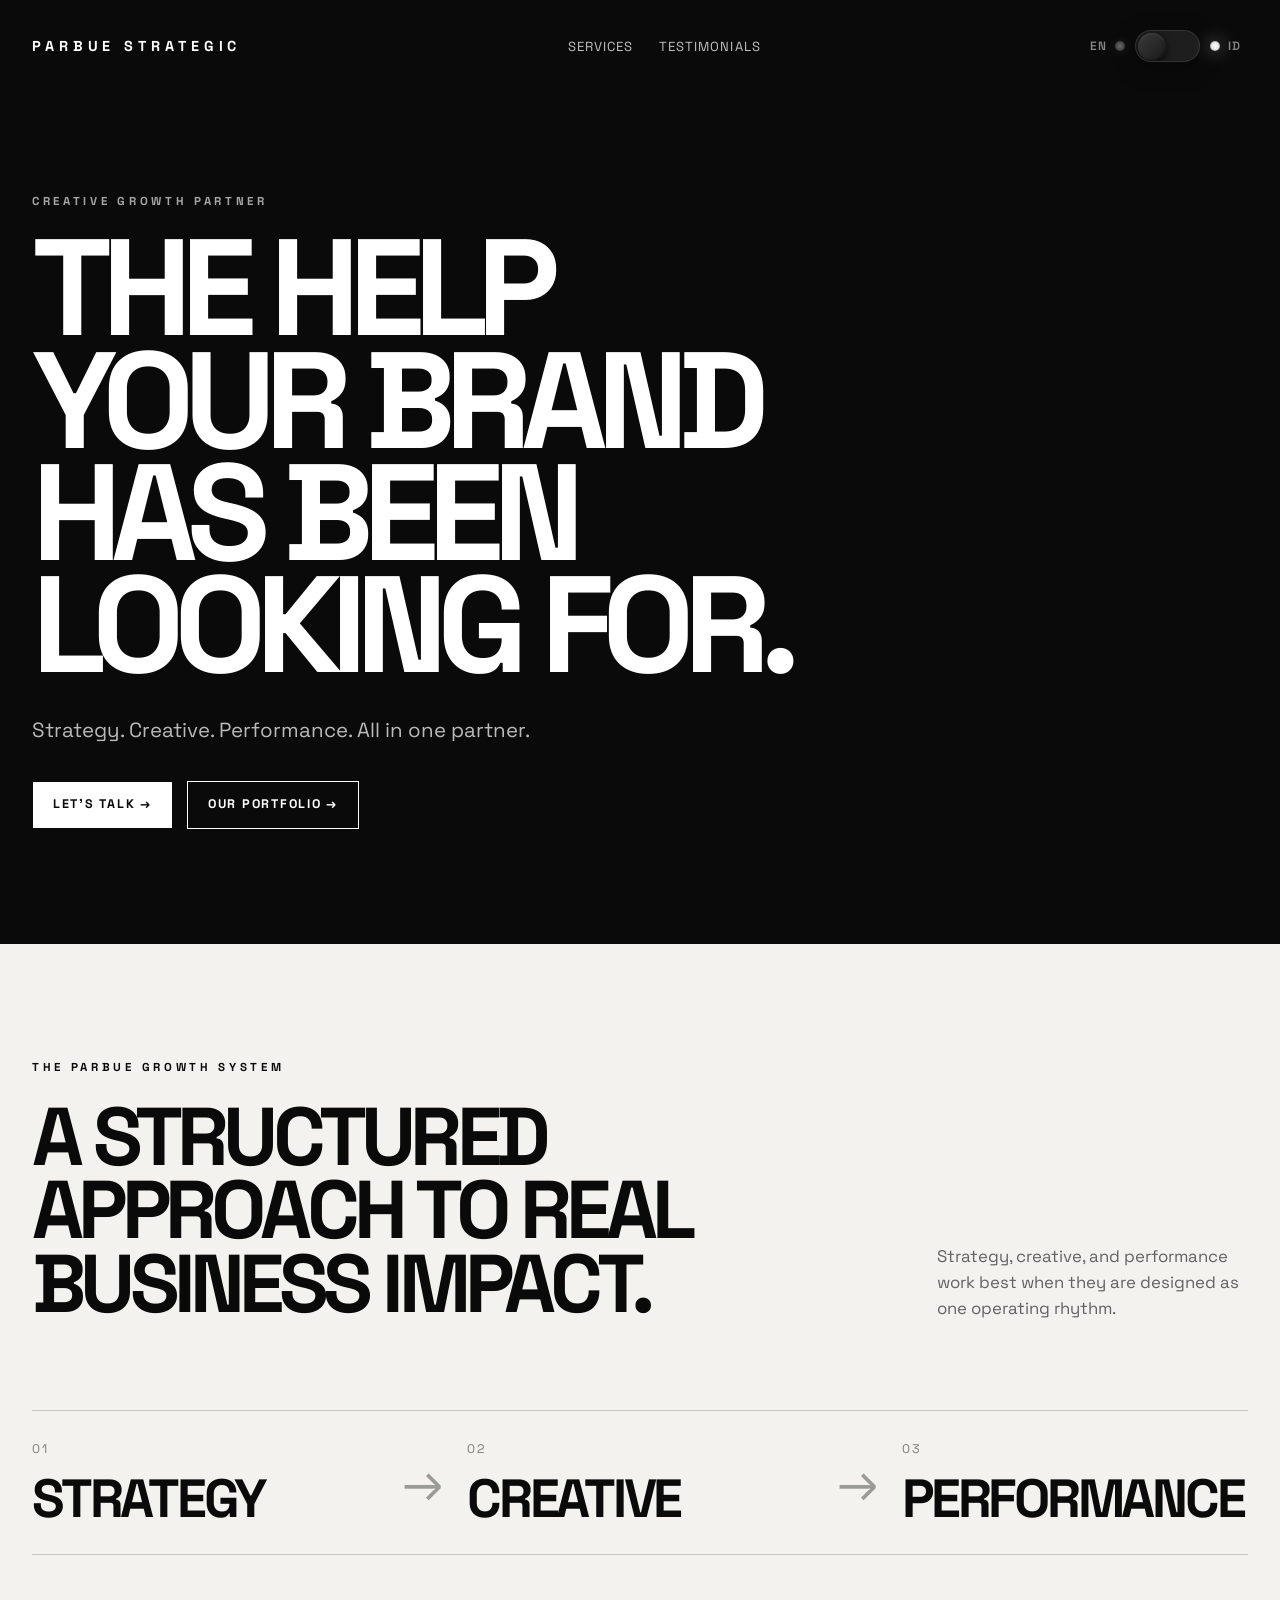
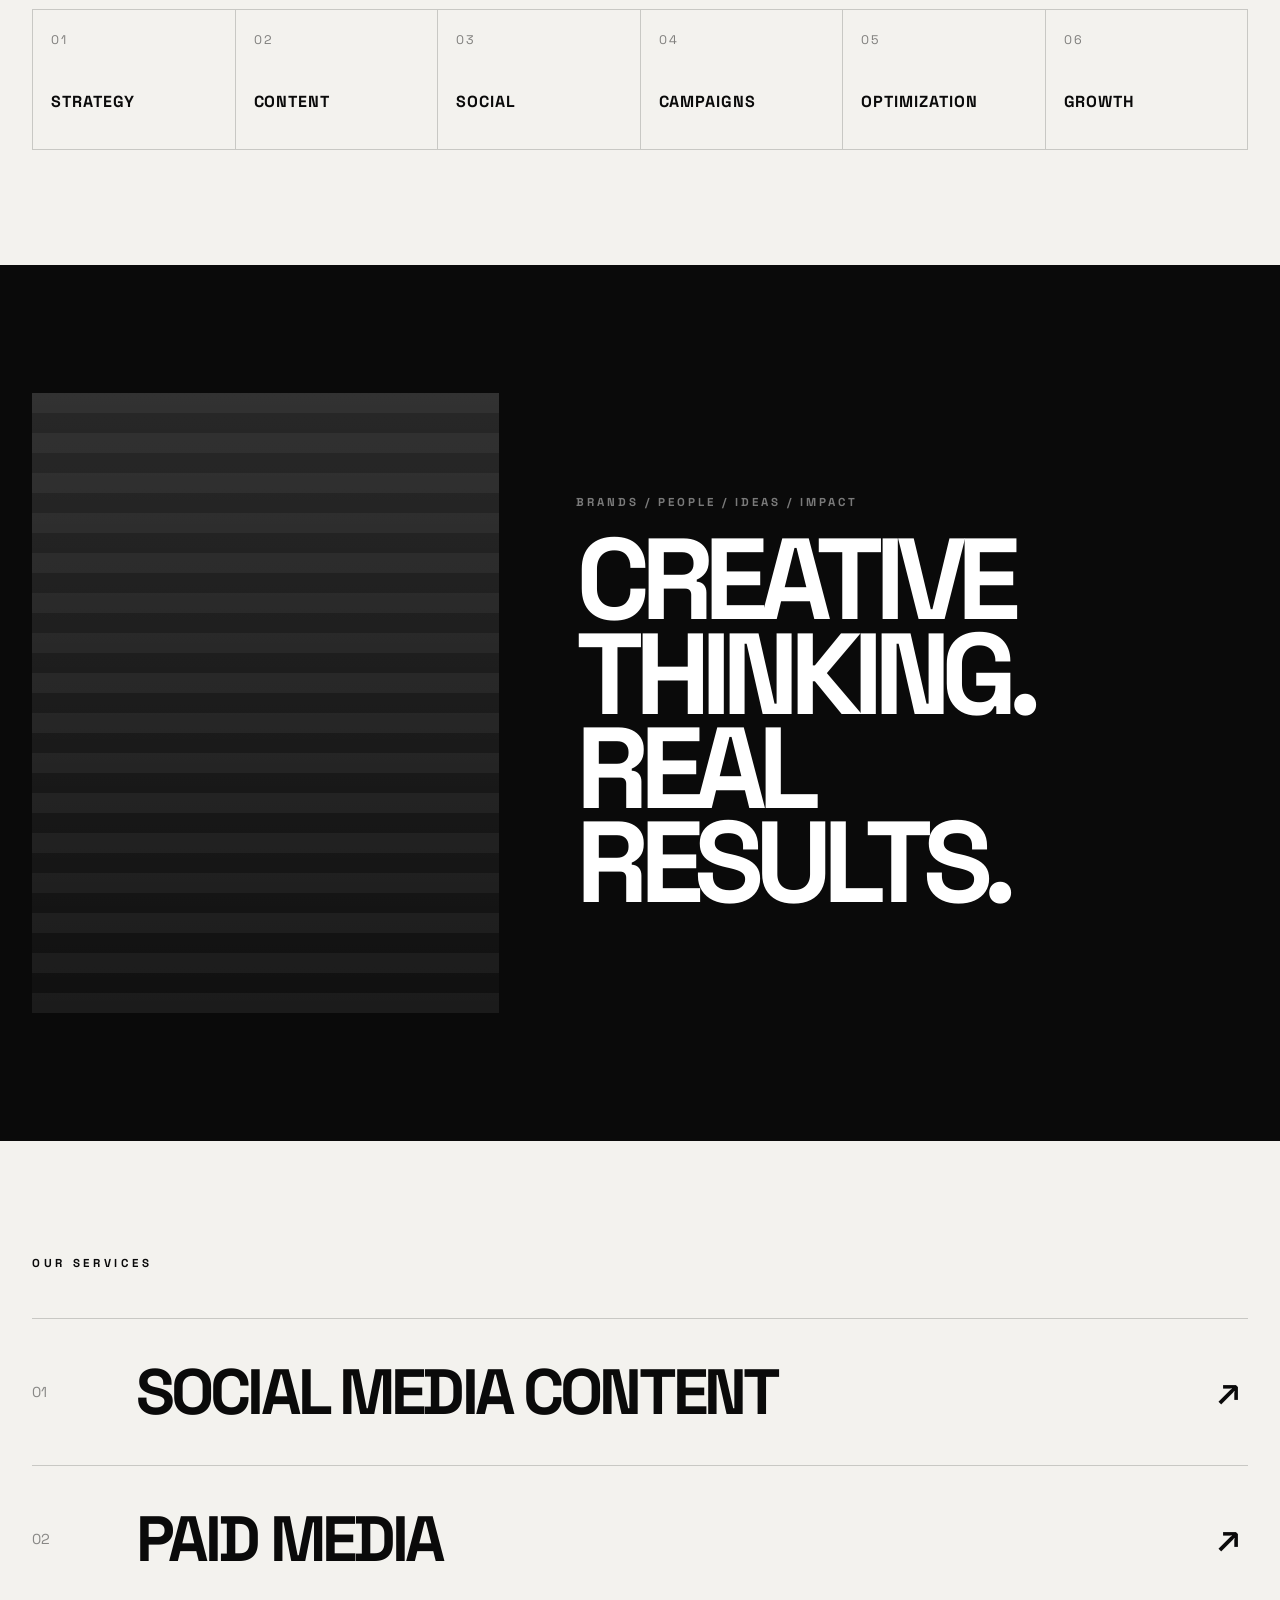
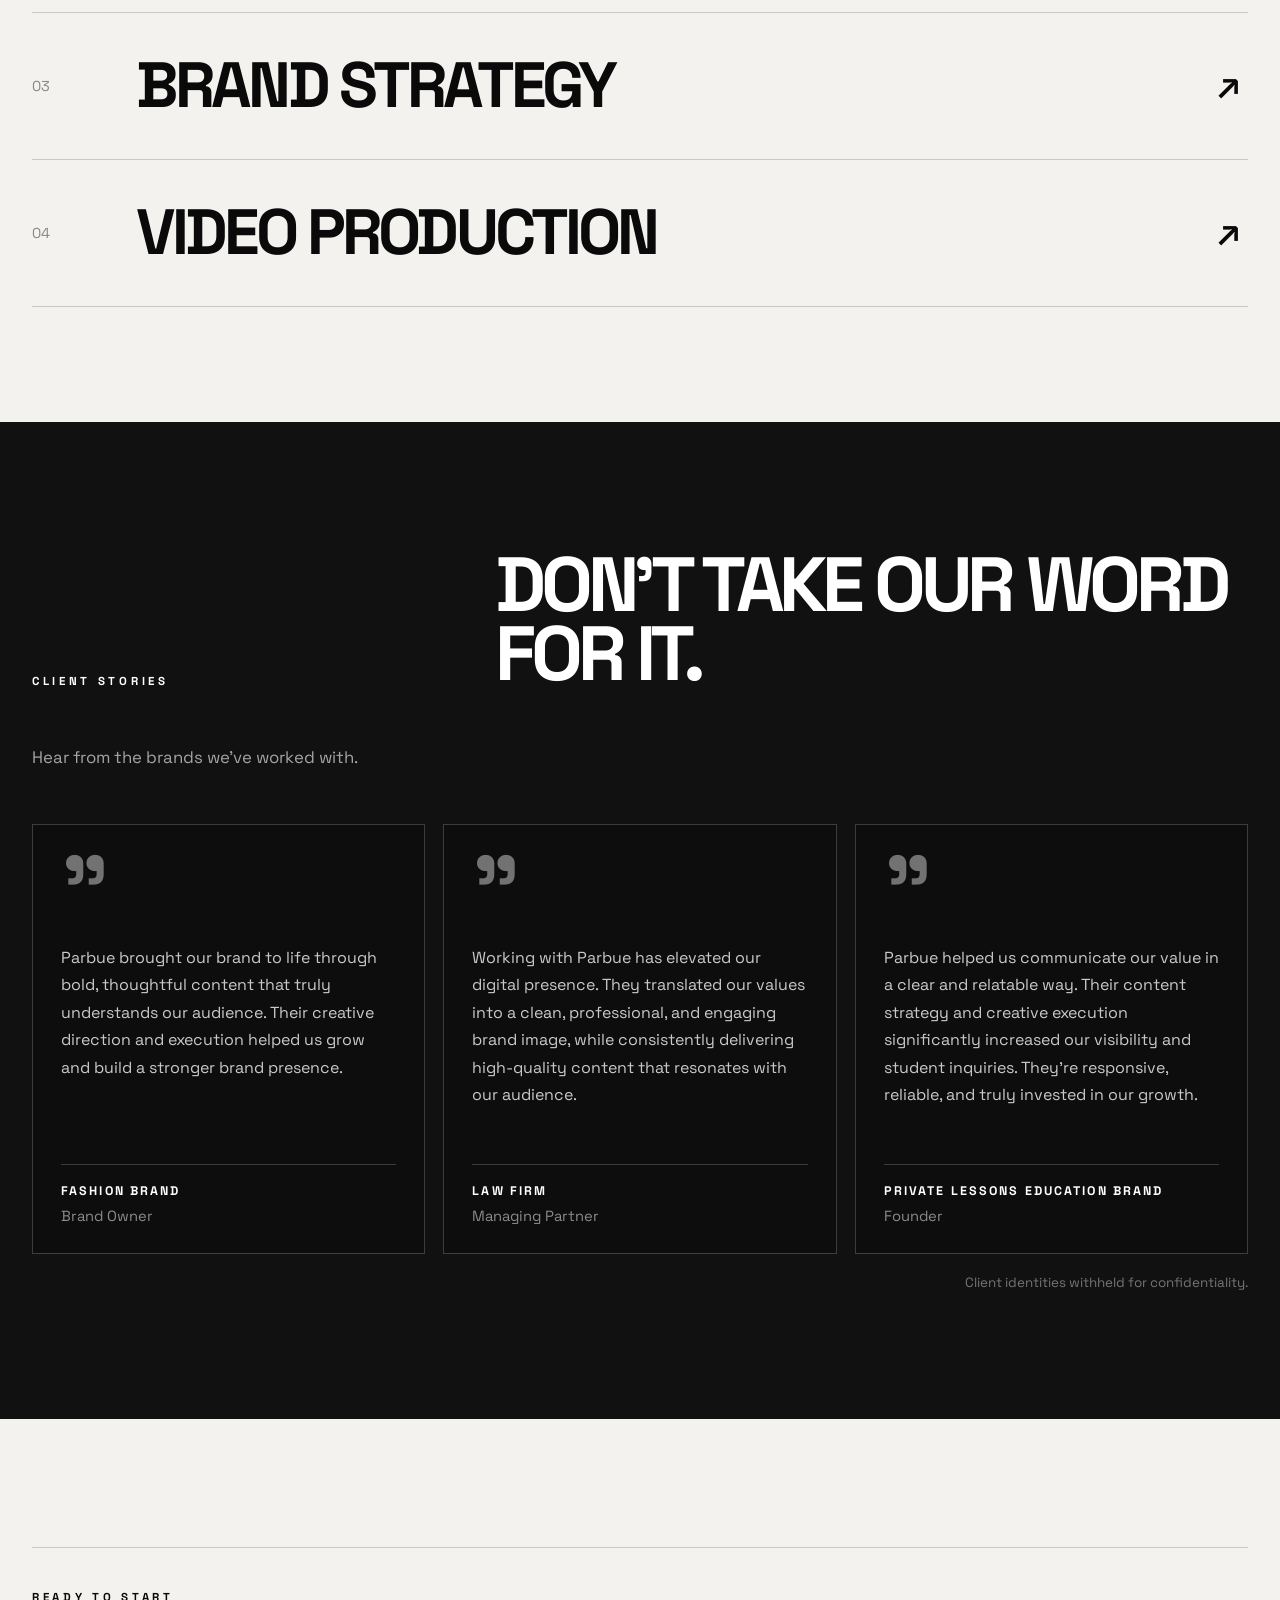
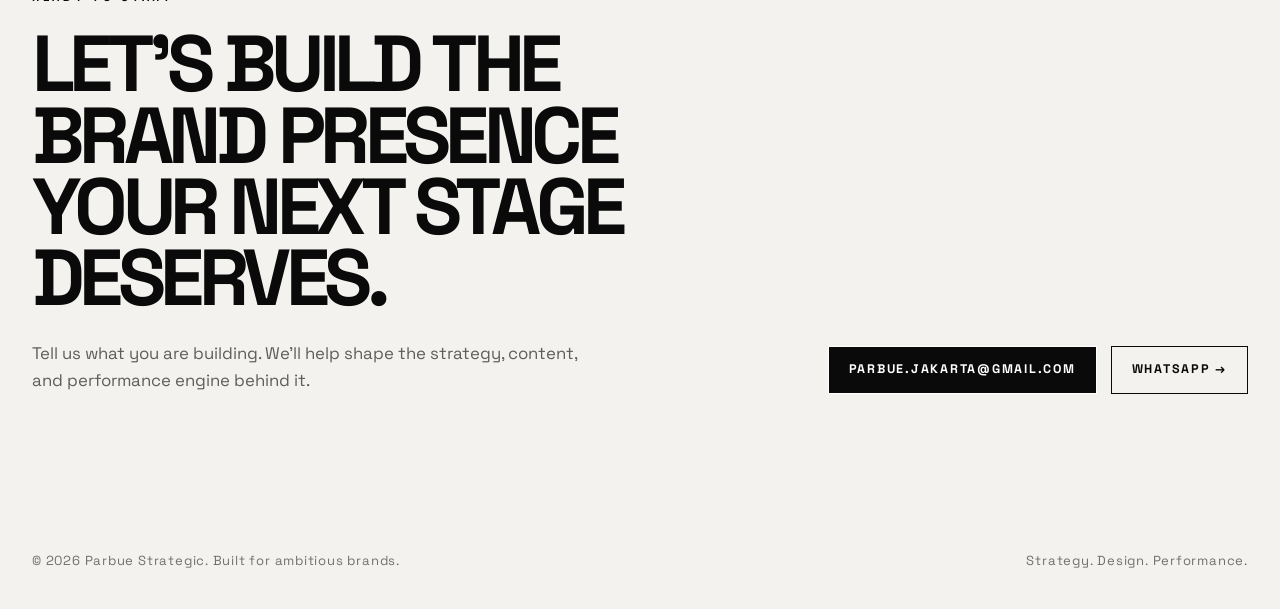
<file: index.html>
<!DOCTYPE html>
<html lang="en">
  <head>
    <meta charset="UTF-8" />
    <meta name="viewport" content="width=device-width, initial-scale=1.0" />
    <meta http-equiv="refresh" content="0; url=landing.html" />
    <title>Parbue Strategic</title>
    <script>
      window.location.replace("landing.html");
    </script>
  </head>
  <body>
    <p>
      Redirecting to
      <a href="landing.html">Parbue Strategic</a>.
    </p>
  </body>
</html>
</file>
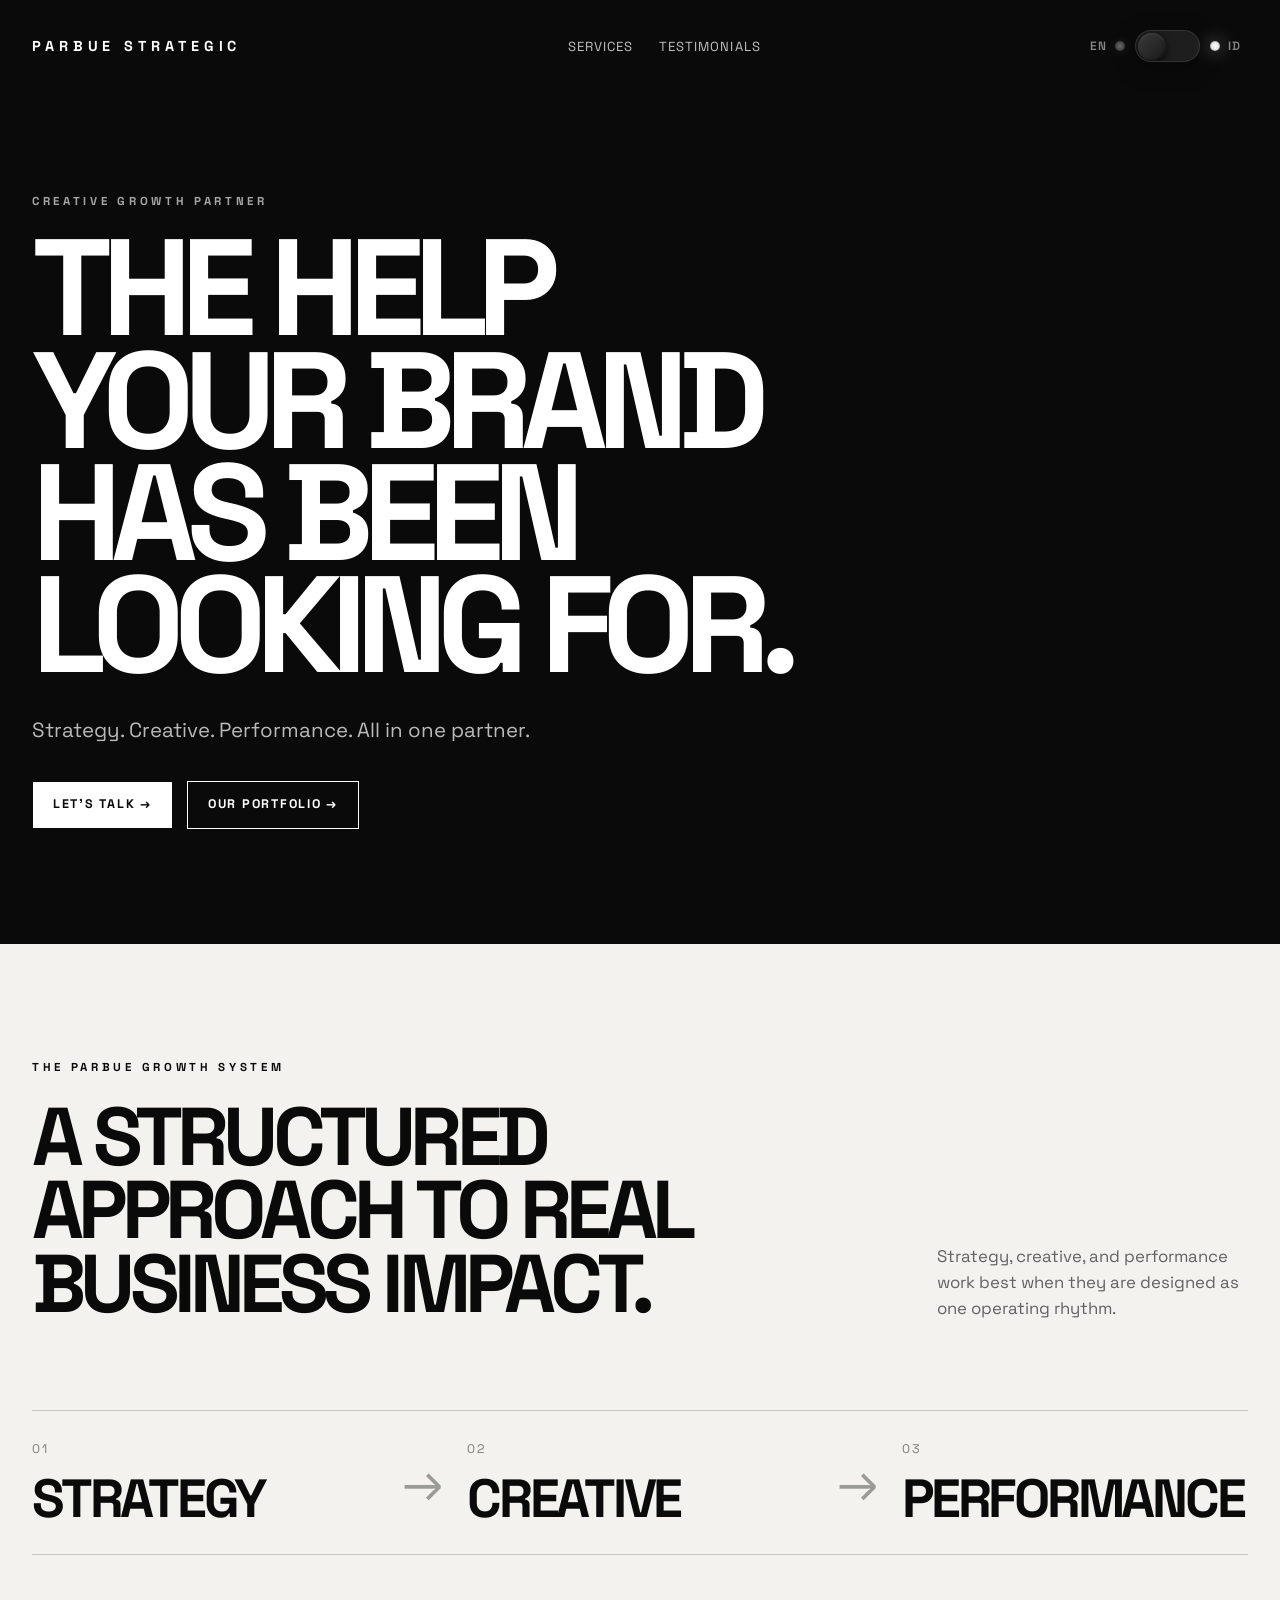
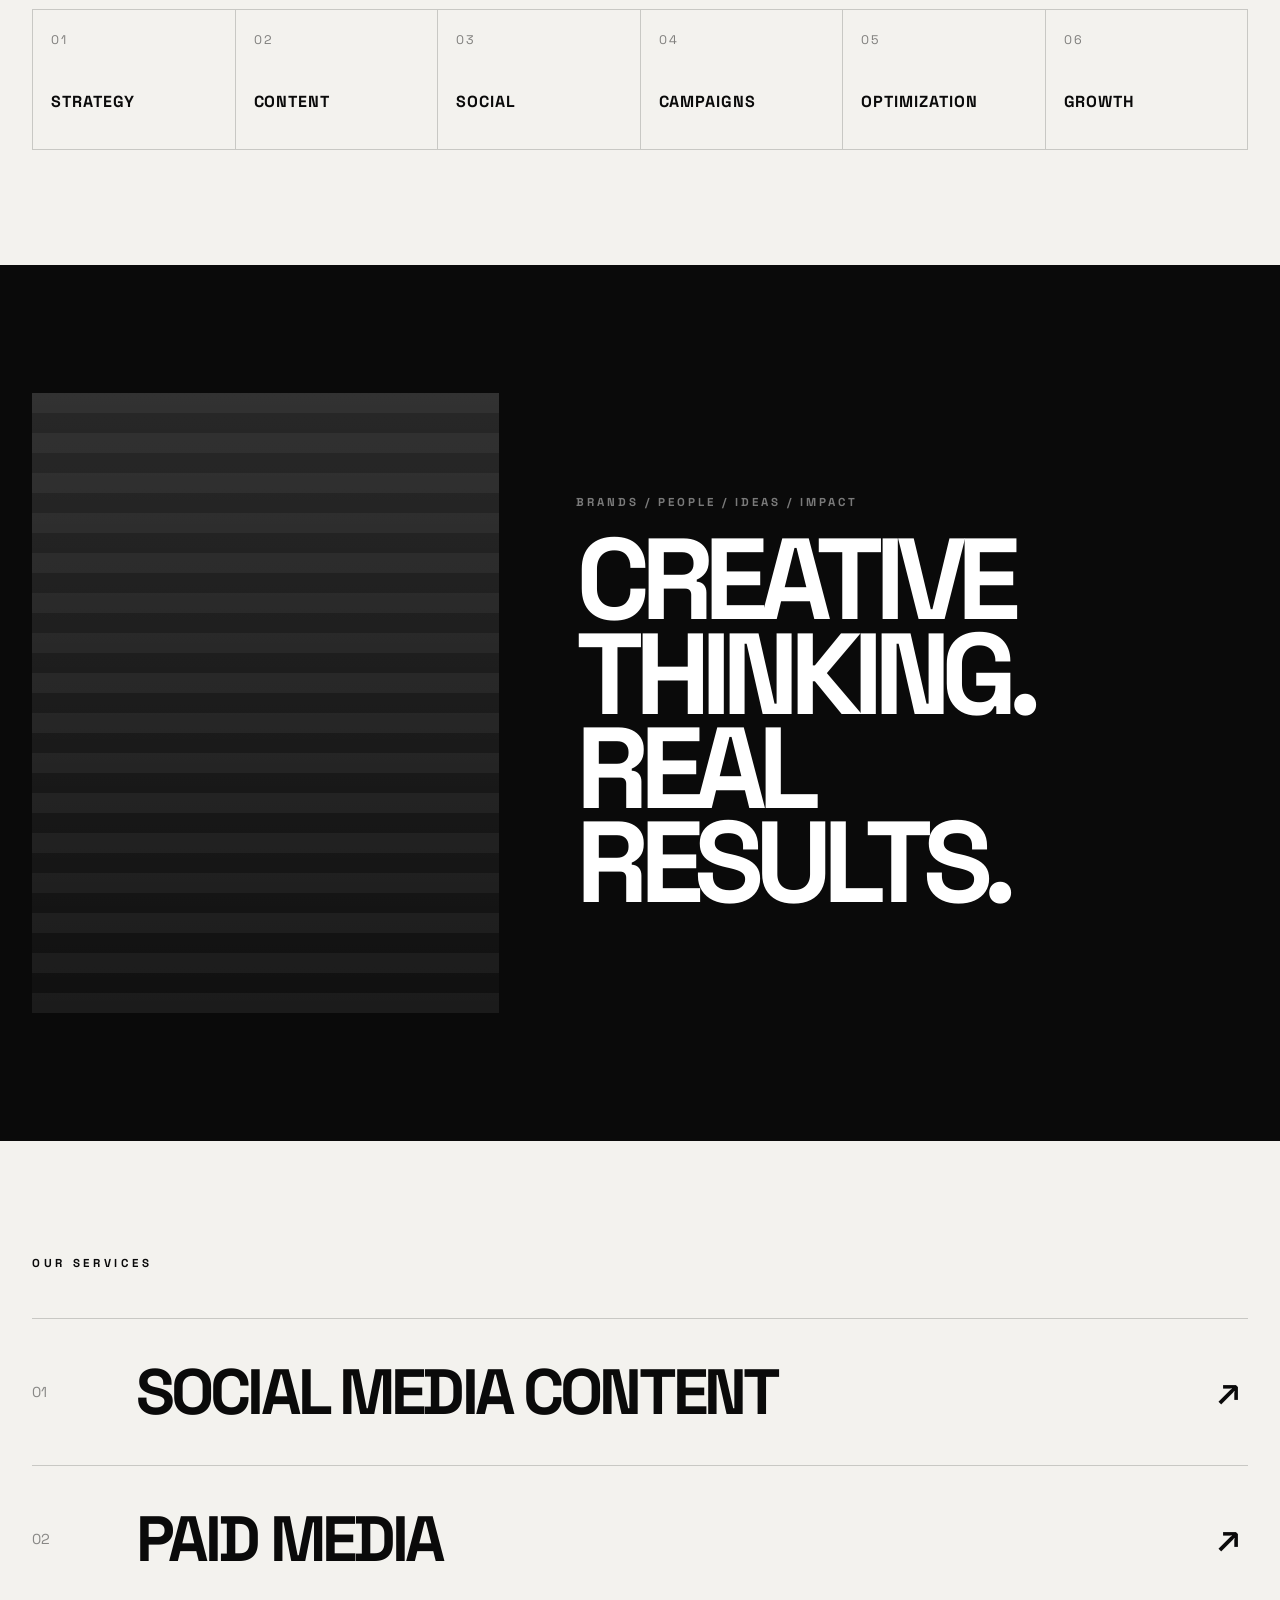
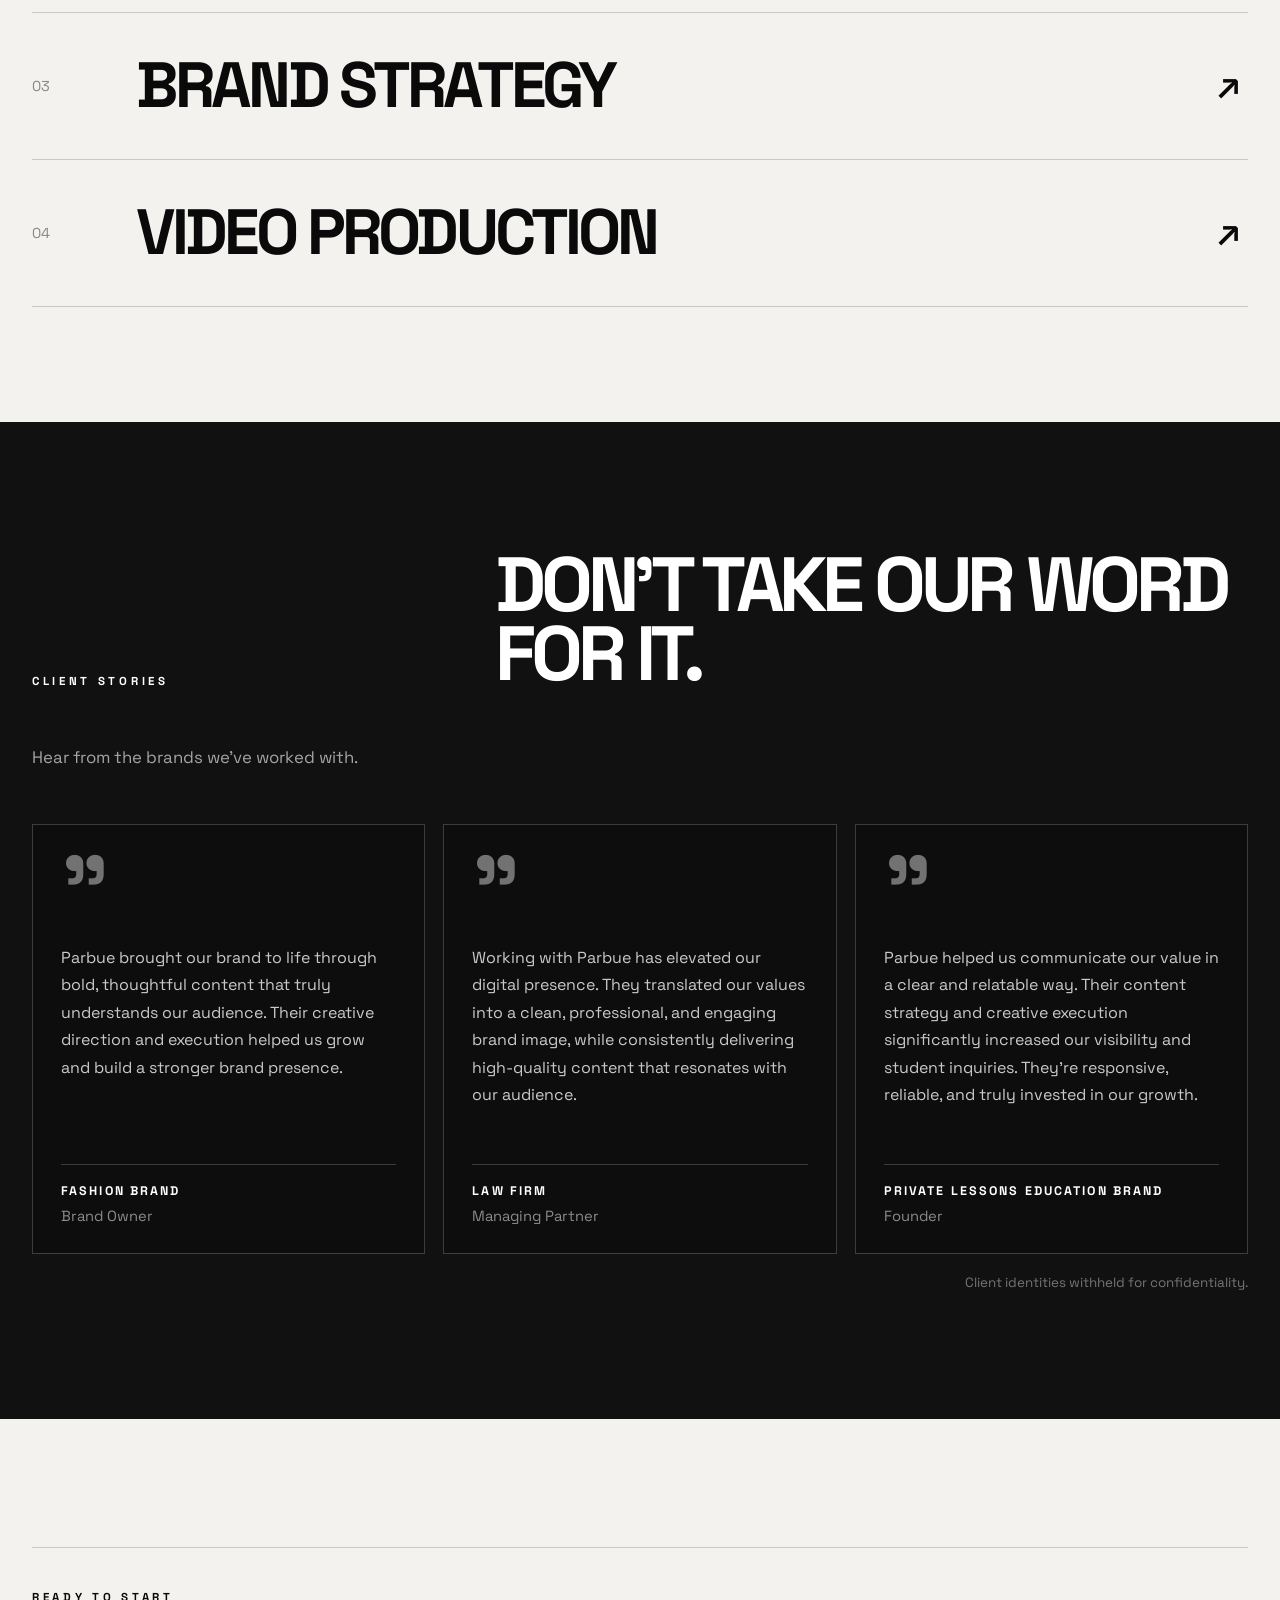
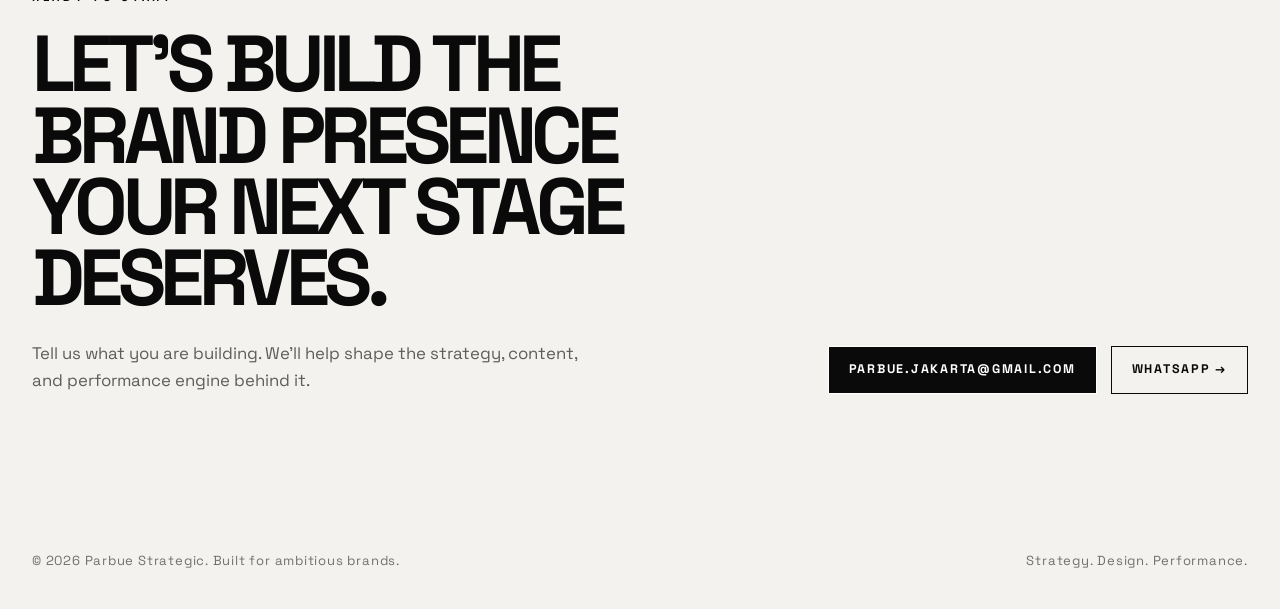
<file: landing.html>
<!DOCTYPE html>
<html lang="en">
  <head>
    <meta charset="UTF-8" />
    <meta name="viewport" content="width=device-width, initial-scale=1.0" />
    <title>Parbue Strategic</title>
    <link rel="preconnect" href="https://fonts.googleapis.com" />
    <link rel="preconnect" href="https://fonts.gstatic.com" crossorigin />
    <link
      href="https://fonts.googleapis.com/css2?family=Space+Grotesk:wght@400;500;700&display=swap"
      rel="stylesheet"
    />
    <link rel="stylesheet" href="./styles.css" />
  </head>
  <body>
    <div class="page">
      <header class="site-shell">
        <nav class="nav">
          <a class="logo" href="#">PARBUE STRATEGIC</a>
          <div class="nav-links">
            <a href="#services" data-en="Services" data-id="Layanan">Services</a>
            <a href="#testimonials" data-en="Testimonials" data-id="Testimoni">Testimonials</a>
          </div>
        </nav>
      </header>

      <main>
        <section class="site-shell hero">
          <div class="hero-copy reveal">
            <div class="eyebrow" data-en="CREATIVE GROWTH PARTNER" data-id="MITRA PERTUMBUHAN KREATIF">CREATIVE GROWTH PARTNER</div>
            <h1>
              <span data-en="THE HELP" data-id="BANTUAN">THE HELP</span>
              <span data-en="YOUR BRAND" data-id="YANG BRAND">YOUR BRAND</span>
              <span data-en="HAS BEEN" data-id="ANDA">HAS BEEN</span>
              <span data-en="LOOKING FOR." data-id="BUTUHKAN.">LOOKING FOR.</span>
            </h1>
            <p class="hero-text" data-en="Strategy. Creative. Performance. All in one partner." data-id="Strategi. Kreatif. Performa. Semua dalam satu partner.">
              Strategy. Creative. Performance. All in one partner.
            </p>
            <div class="hero-actions">
              <a class="btn btn-primary" href="https://wa.me/6282121282081?text=Hi%20I%20wanna%20book%20a%20meeting%20with%20Parbue%20Strategic" target="_blank" rel="noopener noreferrer" data-en="LET'S TALK →" data-id="MARI BICARA →">LET'S TALK →</a>
              <a class="btn btn-secondary" href="./company-profile-parbue.pdf" download data-en="OUR PORTFOLIO →" data-id="PORTFOLIO KAMI →">OUR PORTFOLIO →</a>
            </div>
          </div>
        </section>

        <section class="growth-system">
          <div class="site-shell">
            <div class="section-kicker" data-en="THE PARBUE GROWTH SYSTEM" data-id="SISTEM PERTUMBUHAN PARBUE">THE PARBUE GROWTH SYSTEM</div>
            <div class="growth-header">
              <h2 data-en="A structured approach to real business impact." data-id="Pendekatan terstruktur untuk dampak bisnis nyata.">A structured approach to real business impact.</h2>
              <p data-en="Strategy, creative, and performance work best when they are designed as one operating rhythm." data-id="Strategi, kreatif, dan performa bekerja paling baik saat dirancang sebagai satu ritme kerja.">Strategy, creative, and performance work best when they are designed as one operating rhythm.</p>
            </div>
            <div class="system-columns">
              <div><span>01</span><strong data-en="STRATEGY" data-id="STRATEGI">STRATEGY</strong></div>
              <div class="system-arrow">→</div>
              <div><span>02</span><strong data-en="CREATIVE" data-id="KREATIF">CREATIVE</strong></div>
              <div class="system-arrow">→</div>
              <div><span>03</span><strong data-en="PERFORMANCE" data-id="PERFORMA">PERFORMANCE</strong></div>
            </div>
            <div class="stage-grid">
              <div><span>01</span><strong data-en="Strategy" data-id="Strategi">Strategy</strong></div>
              <div><span>02</span><strong data-en="Content" data-id="Konten">Content</strong></div>
              <div><span>03</span><strong data-en="Social" data-id="Sosial">Social</strong></div>
              <div><span>04</span><strong data-en="Campaigns" data-id="Kampanye">Campaigns</strong></div>
              <div><span>05</span><strong data-en="Optimization" data-id="Optimasi">Optimization</strong></div>
              <div><span>06</span><strong data-en="Growth" data-id="Pertumbuhan">Growth</strong></div>
            </div>
          </div>
        </section>

        <section class="editorial-statement">
          <div class="site-shell statement-grid">
            <div class="statement-visual"></div>
            <div class="statement-copy">
              <p class="statement-note">BRANDS / PEOPLE / IDEAS / IMPACT</p>
              <h2>
                <span data-en="CREATIVE" data-id="PEMIKIRAN">CREATIVE</span>
                <span data-en="THINKING." data-id="KREATIF.">THINKING.</span>
                <span data-en="REAL" data-id="HASIL">REAL</span>
                <span data-en="RESULTS." data-id="NYATA.">RESULTS.</span>
              </h2>
            </div>
          </div>
        </section>

        <section id="services" class="services-section">
          <div class="site-shell">
            <div class="section-kicker" data-en="OUR SERVICES" data-id="LAYANAN KAMI">OUR SERVICES</div>
            <div class="service-list">
              <article class="service-item">
                <button class="service-row" type="button" aria-expanded="false">
                  <span>01</span><strong data-en="SOCIAL MEDIA CONTENT" data-id="KONTEN MEDIA SOSIAL">SOCIAL MEDIA CONTENT</strong><em>↗︎</em>
                </button>
                <p class="service-description" data-en="End-to-end content that builds brand presence and drives engagement across platforms." data-id="Konten end-to-end yang membangun kehadiran merek dan mendorong keterlibatan di berbagai platform.">
                  End-to-end content that builds brand presence and drives engagement across platforms.
                </p>
              </article>
              <article class="service-item">
                <button class="service-row" type="button" aria-expanded="false">
                  <span>02</span><strong data-en="PAID MEDIA" data-id="MEDIA BERBAYAR">PAID MEDIA</strong><em>↗︎</em>
                </button>
                <p class="service-description" data-en="Performance-driven ad campaigns designed to acquire, convert, and scale efficiently." data-id="Kampanye iklan berbasis performa yang dirancang untuk mengakuisisi, mengonversi, dan berkembang secara efisien.">
                  Performance-driven ad campaigns designed to acquire, convert, and scale efficiently.
                </p>
              </article>
              <article class="service-item">
                <button class="service-row" type="button" aria-expanded="false">
                  <span>03</span><strong data-en="BRAND STRATEGY" data-id="STRATEGI MEREK">BRAND STRATEGY</strong><em>↗︎</em>
                </button>
                <p class="service-description" data-en="Positioning, messaging, and frameworks that make your brand clear, consistent, and unforgettable." data-id="Positioning, pesan, dan kerangka kerja yang membuat merek Anda jelas, konsisten, dan tak terlupakan.">
                  Positioning, messaging, and frameworks that make your brand clear, consistent, and unforgettable.
                </p>
              </article>
              <article class="service-item">
                <button class="service-row" type="button" aria-expanded="false">
                  <span>04</span><strong data-en="VIDEO PRODUCTION" data-id="PRODUKSI VIDEO">VIDEO PRODUCTION</strong><em>↗︎</em>
                </button>
                <p class="service-description" data-en="High-impact videos that tell your story, build trust, and drive action." data-id="Video berdampak tinggi yang menceritakan kisah Anda, membangun kepercayaan, dan mendorong tindakan.">
                  High-impact videos that tell your story, build trust, and drive action.
                </p>
              </article>
            </div>
          </div>
        </section>

        <section id="testimonials" class="testimonials-section">
          <div class="site-shell">
            <div class="testimonial-heading reveal">
              <div class="section-kicker" data-en="CLIENT STORIES" data-id="CERITA KLIEN">CLIENT STORIES</div>
              <h2 data-en="DON'T TAKE OUR WORD FOR IT." data-id="JANGAN HANYA PERCAYA KATA KAMI.">DON'T TAKE OUR WORD FOR IT.</h2>
              <p data-en="Hear from the brands we've worked with." data-id="Dengarkan cerita dari brand yang pernah bekerja bersama kami.">
                Hear from the brands we've worked with.
              </p>
            </div>
            <div id="testimonialGrid" class="testimonials-grid"></div>
            <p class="testimonial-note reveal" data-en="Client identities withheld for confidentiality." data-id="Identitas klien dirahasiakan untuk menjaga kerahasiaan.">
              Client identities withheld for confidentiality.
            </p>
          </div>
        </section>

        <section id="contact" class="contact">
          <div class="site-shell contact-card reveal">
            <div>
              <div class="section-kicker" data-en="READY TO START" data-id="SIAP MEMULAI">READY TO START</div>
              <h2 data-en="Let's build the brand presence your next stage deserves." data-id="Mari bangun kehadiran brand yang layak untuk tahap berikutnya.">Let's build the brand presence your next stage deserves.</h2>
              <p data-en="Tell us what you are building. We'll help shape the strategy, content, and performance engine behind it." data-id="Ceritakan apa yang sedang Anda bangun. Kami akan membantu membentuk strategi, konten, dan mesin performanya.">
                Tell us what you are building. We'll help shape the strategy, content, and performance engine behind it.
              </p>
            </div>
            <div class="contact-actions">
              <a class="btn btn-primary" href="mailto:parbue.jakarta@gmail.com?subject=Book%20a%20meeting%20with%20Parbue%20Strategic&body=Hi%20I%20wanna%20book%20a%20meeting%20with%20Parbue%20Strategic">parbue.jakarta@gmail.com</a>
              <a class="btn btn-secondary" href="https://wa.me/6282121282081?text=Hi%20I%20wanna%20book%20a%20meeting%20with%20Parbue%20Strategic" target="_blank" rel="noopener noreferrer" data-en="WhatsApp →" data-id="WhatsApp →">WhatsApp →</a>
            </div>
          </div>
        </section>
      </main>

      <footer class="footer">
        <div class="site-shell footer-inner">
          <p data-en="© 2026 Parbue Strategic. Built for ambitious brands." data-id="© 2026 Parbue Strategic. Dibangun untuk brand yang ambisius.">© 2026 Parbue Strategic. Built for ambitious brands.</p>
          <p data-en="Strategy. Design. Performance." data-id="Strategi. Desain. Performa.">Strategy. Design. Performance.</p>
        </div>
      </footer>
    </div>

    <script>
      const testimonials = [
        {
          icon: "fashion",
          industry: "Fashion Brand",
          industryId: "Brand Fashion",
          role: "Brand Owner",
          roleId: "Pemilik Brand",
          quote:
            "Parbue brought our brand to life through bold, thoughtful content that truly understands our audience. Their creative direction and execution helped us grow and build a stronger brand presence.",
          quoteId:
            "Parbue menghidupkan brand kami melalui konten yang berani, thoughtful, dan benar-benar memahami audiens kami. Arah kreatif dan eksekusi mereka membantu kami bertumbuh serta membangun kehadiran brand yang lebih kuat.",
        },
        {
          icon: "law",
          industry: "Law Firm",
          industryId: "Firma Hukum",
          role: "Managing Partner",
          roleId: "Mitra Pengelola",
          quote:
            "Working with Parbue has elevated our digital presence. They translated our values into a clean, professional, and engaging brand image, while consistently delivering high-quality content that resonates with our audience.",
          quoteId:
            "Bekerja dengan Parbue telah meningkatkan kehadiran digital kami. Mereka menerjemahkan nilai-nilai kami menjadi citra brand yang bersih, profesional, dan menarik, sambil konsisten menghasilkan konten berkualitas tinggi yang relevan dengan audiens kami.",
        },
        {
          icon: "education",
          industry: "Private Lessons Education Brand",
          industryId: "Brand Pendidikan Les Privat",
          role: "Founder",
          roleId: "Pendiri",
          quote:
            "Parbue helped us communicate our value in a clear and relatable way. Their content strategy and creative execution significantly increased our visibility and student inquiries. They're responsive, reliable, and truly invested in our growth.",
          quoteId:
            "Parbue membantu kami mengomunikasikan value kami dengan cara yang jelas dan mudah dipahami. Strategi konten dan eksekusi kreatif mereka secara signifikan meningkatkan visibilitas serta pertanyaan dari calon siswa. Mereka responsif, dapat diandalkan, dan benar-benar peduli dengan pertumbuhan kami.",
        },
      ];

      const testimonialGrid = document.getElementById("testimonialGrid");
      testimonialGrid.innerHTML = testimonials
        .map(
          (testimonial) => `
            <article class="testimonial-card reveal">
              <div class="testimonial-mark" aria-hidden="true">"</div>
              <p class="testimonial-quote" data-en="${testimonial.quote}" data-id="${testimonial.quoteId}">
                ${testimonial.quote}
              </p>
              <div class="testimonial-divider"></div>
              <div class="testimonial-client">
                <div>
                  <strong data-en="${testimonial.industry}" data-id="${testimonial.industryId}">${testimonial.industry}</strong>
                  <span data-en="${testimonial.role}" data-id="${testimonial.roleId}">${testimonial.role}</span>
                </div>
              </div>
            </article>
          `
        )
        .join("");
    </script>
    <script src="./preview.js"></script>
    <script src="./language-toggle.js"></script>
  </body>
</html>
</file>
<file: styles.css>
:root {
  --black: #0a0a0a;
  --charcoal: #111111;
  --ink: #161616;
  --paper: #f3f2ee;
  --white: #ffffff;
  --gray: #8f8f8b;
  --line-dark: rgba(255, 255, 255, 0.18);
  --line-light: rgba(10, 10, 10, 0.18);
}

* {
  box-sizing: border-box;
}

html {
  scroll-behavior: smooth;
}

body {
  margin: 0;
  min-width: 320px;
  overflow-x: hidden;
  background: var(--black);
  color: var(--white);
  font-family: "Space Grotesk", "Helvetica Neue", Arial, sans-serif;
}

a {
  color: inherit;
  text-decoration: none;
}

.page {
  overflow: hidden;
}

.site-shell {
  width: min(1440px, calc(100% - 64px));
  margin: 0 auto;
}

.nav {
  display: flex;
  align-items: center;
  justify-content: space-between;
  gap: 32px;
  padding: 30px 0;
  color: var(--white);
}

.logo {
  font-size: 0.9rem;
  font-weight: 700;
  letter-spacing: 0.34em;
  text-transform: uppercase;
  white-space: nowrap;
}

.nav-links {
  display: flex;
  align-items: center;
  gap: 26px;
  color: rgba(255, 255, 255, 0.74);
  font-size: 0.82rem;
  letter-spacing: 0.08em;
  text-transform: uppercase;
}

.nav-links a {
  transition: opacity 180ms ease, transform 180ms ease;
}

.nav-links a:hover {
  opacity: 1;
  transform: translateY(-1px);
}

.nav-talk {
  padding: 10px 14px;
  border: 1px solid rgba(255, 255, 255, 0.55);
  color: var(--white);
}

.hero {
  display: block;
  min-height: calc(100vh - 92px);
  padding: clamp(56px, 8vw, 118px) 0 clamp(70px, 9vw, 130px);
}

.eyebrow,
.section-kicker {
  color: inherit;
  font-size: 0.72rem;
  font-weight: 700;
  letter-spacing: 0.32em;
  text-transform: uppercase;
}

.hero .eyebrow {
  margin-bottom: 24px;
  color: rgba(255, 255, 255, 0.64);
}

.hero h1 {
  margin: 0;
  max-width: 11ch;
  font-size: clamp(4.8rem, 10.7vw, 13.6rem);
  font-weight: 700;
  line-height: 0.82;
  letter-spacing: -0.08em;
  text-transform: uppercase;
}

.hero h1 span {
  display: block;
}

.hero-text {
  max-width: 34rem;
  margin: 34px 0 0;
  color: rgba(255, 255, 255, 0.72);
  font-size: clamp(1.05rem, 1.6vw, 1.55rem);
  line-height: 1.45;
}

.hero-actions,
.contact-actions {
  display: flex;
  flex-wrap: wrap;
  gap: 14px;
  margin-top: 36px;
}

.btn {
  display: inline-flex;
  align-items: center;
  justify-content: center;
  min-height: 48px;
  padding: 14px 20px;
  border: 1px solid currentColor;
  font-size: 0.78rem;
  font-weight: 700;
  letter-spacing: 0.14em;
  line-height: 1.25;
  overflow-wrap: anywhere;
  text-align: center;
  text-transform: uppercase;
  transition: transform 180ms ease, background 180ms ease, color 180ms ease;
}

.btn:hover {
  transform: translateX(4px);
}

.btn-primary {
  background: var(--white);
  color: var(--black);
}

.btn-secondary {
  background: transparent;
  color: inherit;
}

.growth-system,
.services-section {
  background: var(--paper);
  color: var(--black);
  padding: clamp(72px, 9vw, 130px) 0;
}

.growth-header {
  display: grid;
  grid-template-columns: minmax(0, 1fr) minmax(260px, 0.36fr);
  gap: 40px;
  align-items: end;
  margin-top: 26px;
}

.growth-header h2 {
  max-width: 900px;
  margin: 0;
  font-size: clamp(3rem, 6.4vw, 7.8rem);
  line-height: 0.9;
  letter-spacing: -0.07em;
  text-transform: uppercase;
}

.growth-header p {
  margin: 0;
  color: rgba(10, 10, 10, 0.62);
  font-size: 1.05rem;
  line-height: 1.55;
}

.system-columns {
  display: grid;
  grid-template-columns: 1fr auto 1fr auto 1fr;
  gap: 24px;
  align-items: center;
  margin-top: clamp(58px, 7vw, 104px);
  padding: 30px 0;
  border-top: 1px solid var(--line-light);
  border-bottom: 1px solid var(--line-light);
}

.system-columns div:not(.system-arrow) {
  display: grid;
  gap: 18px;
}

.system-columns span,
.stage-grid span {
  color: rgba(10, 10, 10, 0.5);
  font-size: 0.78rem;
  letter-spacing: 0.2em;
}

.system-columns strong {
  font-size: clamp(2rem, 4.2vw, 5.4rem);
  line-height: 0.9;
  letter-spacing: -0.06em;
}

.system-arrow {
  color: rgba(10, 10, 10, 0.38);
  font-size: clamp(2rem, 4vw, 4.8rem);
}

.stage-grid {
  display: grid;
  grid-template-columns: repeat(6, minmax(0, 1fr));
  margin-top: 54px;
  border-top: 1px solid var(--line-light);
  border-left: 1px solid var(--line-light);
}

.stage-grid div {
  min-height: 140px;
  padding: 18px;
  border-right: 1px solid var(--line-light);
  border-bottom: 1px solid var(--line-light);
}

.stage-grid strong {
  display: block;
  margin-top: 42px;
  font-size: 1rem;
  letter-spacing: 0.06em;
  text-transform: uppercase;
}

.editorial-statement {
  background: var(--black);
  color: var(--white);
  padding: clamp(76px, 10vw, 150px) 0;
}

.statement-grid {
  display: grid;
  grid-template-columns: minmax(280px, 0.82fr) minmax(0, 1.18fr);
  gap: clamp(32px, 6vw, 96px);
  align-items: center;
}

.statement-visual {
  min-height: 620px;
  background:
    linear-gradient(180deg, rgba(255,255,255,0.1), transparent),
    repeating-linear-gradient(0deg, #1b1b1b 0 20px, #101010 20px 40px);
  filter: grayscale(1);
}

.statement-note {
  margin: 0 0 24px;
  color: rgba(255, 255, 255, 0.46);
  font-size: 0.72rem;
  font-weight: 700;
  letter-spacing: 0.26em;
}

.statement-copy h2 {
  margin: 0;
  font-size: clamp(4rem, 9vw, 11rem);
  line-height: 0.82;
  letter-spacing: -0.08em;
}

.statement-copy h2 span {
  display: block;
}

.services-section .section-kicker {
  margin-bottom: 48px;
}

.service-list {
  border-top: 1px solid var(--line-light);
}

.service-item {
  border-bottom: 1px solid var(--line-light);
}

.service-row {
  display: grid;
  width: 100%;
  grid-template-columns: 80px minmax(0, 1fr) auto;
  gap: 24px;
  align-items: center;
  padding: clamp(26px, 3.4vw, 48px) 0;
  border: 0;
  background: transparent;
  color: inherit;
  cursor: pointer;
  font: inherit;
  text-align: left;
  transition: transform 180ms ease;
}

.service-row:hover {
  transform: translateX(8px);
}

.service-row span {
  color: rgba(10, 10, 10, 0.46);
  font-size: 0.9rem;
}

.service-row strong {
  min-width: 0;
  font-size: clamp(2rem, 5vw, 6rem);
  font-weight: 700;
  line-height: 0.92;
  letter-spacing: -0.06em;
  overflow-wrap: anywhere;
}

.service-row em {
  display: inline-flex;
  align-items: center;
  justify-content: center;
  width: 1em;
  color: var(--black);
  font-family: "Space Grotesk", "Helvetica Neue", Arial, sans-serif;
  font-style: normal;
  font-size: clamp(1.6rem, 3vw, 3.4rem);
  font-weight: 500;
  line-height: 1;
  text-rendering: geometricPrecision;
  transition: transform 180ms ease;
}

.service-item.is-open .service-row em {
  transform: rotate(45deg);
}

.service-description {
  display: none;
  max-width: 760px;
  margin: -18px 0 34px 104px;
  color: rgba(10, 10, 10, 0.64);
  font-size: clamp(1rem, 1.5vw, 1.25rem);
  line-height: 1.55;
}

.service-item.is-open .service-description {
  display: block;
}

.testimonials-section {
  background: var(--charcoal);
  color: var(--white);
  padding: clamp(78px, 10vw, 140px) 0;
}

.testimonial-heading {
  display: grid;
  grid-template-columns: 0.72fr 1.28fr;
  gap: 40px;
  align-items: end;
}

.testimonial-heading h2 {
  margin: 0;
  font-size: clamp(2.8rem, 6vw, 7rem);
  line-height: 0.9;
  letter-spacing: -0.07em;
}

.testimonial-heading p {
  margin: 18px 0 0;
  color: rgba(255, 255, 255, 0.62);
  font-size: 1.05rem;
}

.testimonials-grid {
  display: grid;
  grid-template-columns: repeat(3, minmax(0, 1fr));
  grid-auto-rows: 1fr;
  gap: 18px;
  margin-top: 56px;
}

.testimonial-card {
  display: flex;
  min-height: 430px;
  flex-direction: column;
  padding: 28px;
  border: 1px solid rgba(255, 255, 255, 0.2);
  background: #0d0d0d;
}

.testimonial-mark {
  color: rgba(255, 255, 255, 0.42);
  font-size: 5.8rem;
  font-weight: 700;
  line-height: 0.78;
}

.testimonial-quote {
  flex: 1;
  margin: 18px 0 0;
  color: rgba(255, 255, 255, 0.78);
  font-size: 1rem;
  line-height: 1.72;
}

.testimonial-divider {
  height: 1px;
  margin: 28px 0 18px;
  background: rgba(255, 255, 255, 0.2);
}

.testimonial-client {
  margin-top: auto;
}

.testimonial-client strong {
  display: block;
  color: var(--white);
  font-size: 0.78rem;
  letter-spacing: 0.17em;
  text-transform: uppercase;
}

.testimonial-client span {
  display: block;
  margin-top: 8px;
  color: rgba(255, 255, 255, 0.52);
  font-size: 0.92rem;
}

.testimonial-note {
  margin: 20px 0 0;
  color: rgba(255, 255, 255, 0.42);
  font-size: 0.84rem;
  text-align: right;
}

.contact {
  background: var(--paper);
  color: var(--black);
  padding: clamp(78px, 10vw, 140px) 0;
}

.contact-card {
  display: grid;
  grid-template-columns: minmax(0, 1fr) auto;
  gap: 40px;
  align-items: end;
  border-top: 1px solid var(--line-light);
  padding-top: 42px;
}

.contact-card h2 {
  max-width: 920px;
  margin: 24px 0 0;
  font-size: clamp(3rem, 6.2vw, 7.4rem);
  line-height: 0.9;
  letter-spacing: -0.07em;
  text-transform: uppercase;
}

.contact-card p {
  max-width: 560px;
  margin: 26px 0 0;
  color: rgba(10, 10, 10, 0.64);
  font-size: 1.05rem;
  line-height: 1.6;
}

.contact .btn-primary {
  background: var(--black);
  color: var(--white);
}

.contact .btn-secondary {
  color: var(--black);
}

.footer {
  background: var(--paper);
  color: rgba(10, 10, 10, 0.56);
}

.footer-inner {
  display: flex;
  justify-content: space-between;
  gap: 24px;
  padding: 28px 0 38px;
  font-size: 0.82rem;
  letter-spacing: 0.06em;
}

.footer-inner p {
  margin: 0;
  max-width: 720px;
  line-height: 1.65;
}

.reveal {
  opacity: 0;
  transform: translateY(26px);
  transition: opacity 700ms ease, transform 700ms ease;
}

.reveal.is-visible {
  opacity: 1;
  transform: translateY(0);
}

@media (prefers-reduced-motion: reduce) {
  *,
  *::before,
  *::after {
    scroll-behavior: auto !important;
    animation-duration: 0.01ms !important;
    transition-duration: 0.01ms !important;
  }
}

@media (max-width: 1100px) {
  .site-shell {
    width: min(100% - 40px, 1440px);
  }

  .nav {
    gap: 20px;
  }

  .nav-links {
    gap: 18px;
  }

  .growth-header,
  .statement-grid,
  .testimonial-heading,
  .contact-card {
    grid-template-columns: 1fr;
  }

  .system-columns {
    grid-template-columns: 1fr;
    align-items: stretch;
    gap: 0;
  }

  .system-arrow {
    display: none;
  }

  .system-columns div:not(.system-arrow) {
    padding: 28px 0;
    border-bottom: 1px solid var(--line-light);
  }

  .system-columns div:not(.system-arrow):last-child {
    border-bottom: 0;
  }

  .stage-grid {
    grid-template-columns: repeat(3, 1fr);
  }

  .testimonials-grid {
    grid-template-columns: 1fr;
  }

  .contact-actions {
    align-items: flex-start;
  }
}

@media (max-width: 900px) {
  .nav {
    flex-wrap: wrap;
  }

  .language-toggle-container {
    margin-left: auto;
  }

  .hero h1 {
    font-size: clamp(4.2rem, 15vw, 8.8rem);
  }

  .system-columns {
    gap: 18px;
  }

  .system-columns strong {
    font-size: clamp(2.4rem, 9vw, 5.8rem);
  }
}

@media (max-width: 760px) {
  .site-shell {
    width: min(100% - 28px, 1440px);
  }

  .nav {
    flex-direction: column;
    align-items: flex-start;
    padding: 24px 0;
  }

  .nav-links {
    flex-wrap: wrap;
    gap: 14px 18px;
  }

  .language-toggle-container {
    margin-left: 0;
  }

  .logo {
    letter-spacing: 0.22em;
  }

  .hero {
    min-height: auto;
    padding-top: 48px;
  }

  .hero h1 {
    font-size: clamp(3.35rem, 17vw, 6.2rem);
    letter-spacing: -0.075em;
  }

  .hero-text {
    margin-top: 28px;
  }

  .statement-visual {
    min-height: 340px;
  }

  .hero-actions,
  .contact-actions {
    width: 100%;
  }

  .btn {
    width: 100%;
    text-align: center;
  }

  .growth-system,
  .services-section,
  .editorial-statement,
  .testimonials-section,
  .contact {
    padding: 70px 0;
  }

  .stage-grid {
    grid-template-columns: repeat(2, minmax(0, 1fr));
  }

  .stage-grid div {
    min-height: 92px;
  }

  .stage-grid strong {
    margin-top: 20px;
  }

  .service-row {
    grid-template-columns: 42px minmax(0, 1fr) auto;
    gap: 14px;
    padding: 30px 0;
  }

  .service-row:hover {
    transform: none;
  }

  .service-row strong {
    font-size: clamp(1.5rem, 8.8vw, 3.2rem);
    letter-spacing: -0.055em;
  }

  .service-description {
    margin-left: 56px;
    margin-bottom: 28px;
  }

  .testimonial-card {
    min-height: auto;
  }

  .testimonial-note {
    text-align: left;
  }

  .footer-inner {
    flex-direction: column;
    gap: 14px;
  }
}

@media (max-width: 430px) {
  .site-shell {
    width: min(100% - 24px, 1440px);
  }

  .hero h1 {
    font-size: clamp(2.95rem, 15.6vw, 3.6rem);
    line-height: 0.86;
  }

  .growth-header h2,
  .statement-copy h2,
  .contact-card h2,
  .testimonial-heading h2 {
    letter-spacing: -0.06em;
  }

  .growth-system,
  .services-section,
  .editorial-statement,
  .testimonials-section,
  .contact {
    padding: 58px 0;
  }

  .growth-header h2,
  .contact-card h2,
  .testimonial-heading h2 {
    font-size: clamp(2.25rem, 13vw, 3.4rem);
  }

  .statement-copy h2 {
    font-size: clamp(3rem, 17vw, 4.8rem);
  }

  .system-columns {
    margin-top: 42px;
    padding: 24px 0;
  }

  .stage-grid {
    grid-template-columns: 1fr;
    margin-top: 36px;
  }

  .statement-visual {
    min-height: 280px;
  }

  .services-section .section-kicker {
    margin-bottom: 32px;
  }

  .service-row {
    grid-template-columns: 34px minmax(0, 1fr) 28px;
    gap: 10px;
  }

  .service-row span {
    font-size: 0.78rem;
  }

  .service-row em {
    font-size: 1.55rem;
  }

  .service-description {
    margin: -8px 0 26px 44px;
    font-size: 0.98rem;
  }

  .testimonial-card {
    padding: 22px;
  }

  .contact-actions {
    gap: 10px;
  }

  .footer-inner {
    padding-bottom: 30px;
  }
}
</file>
